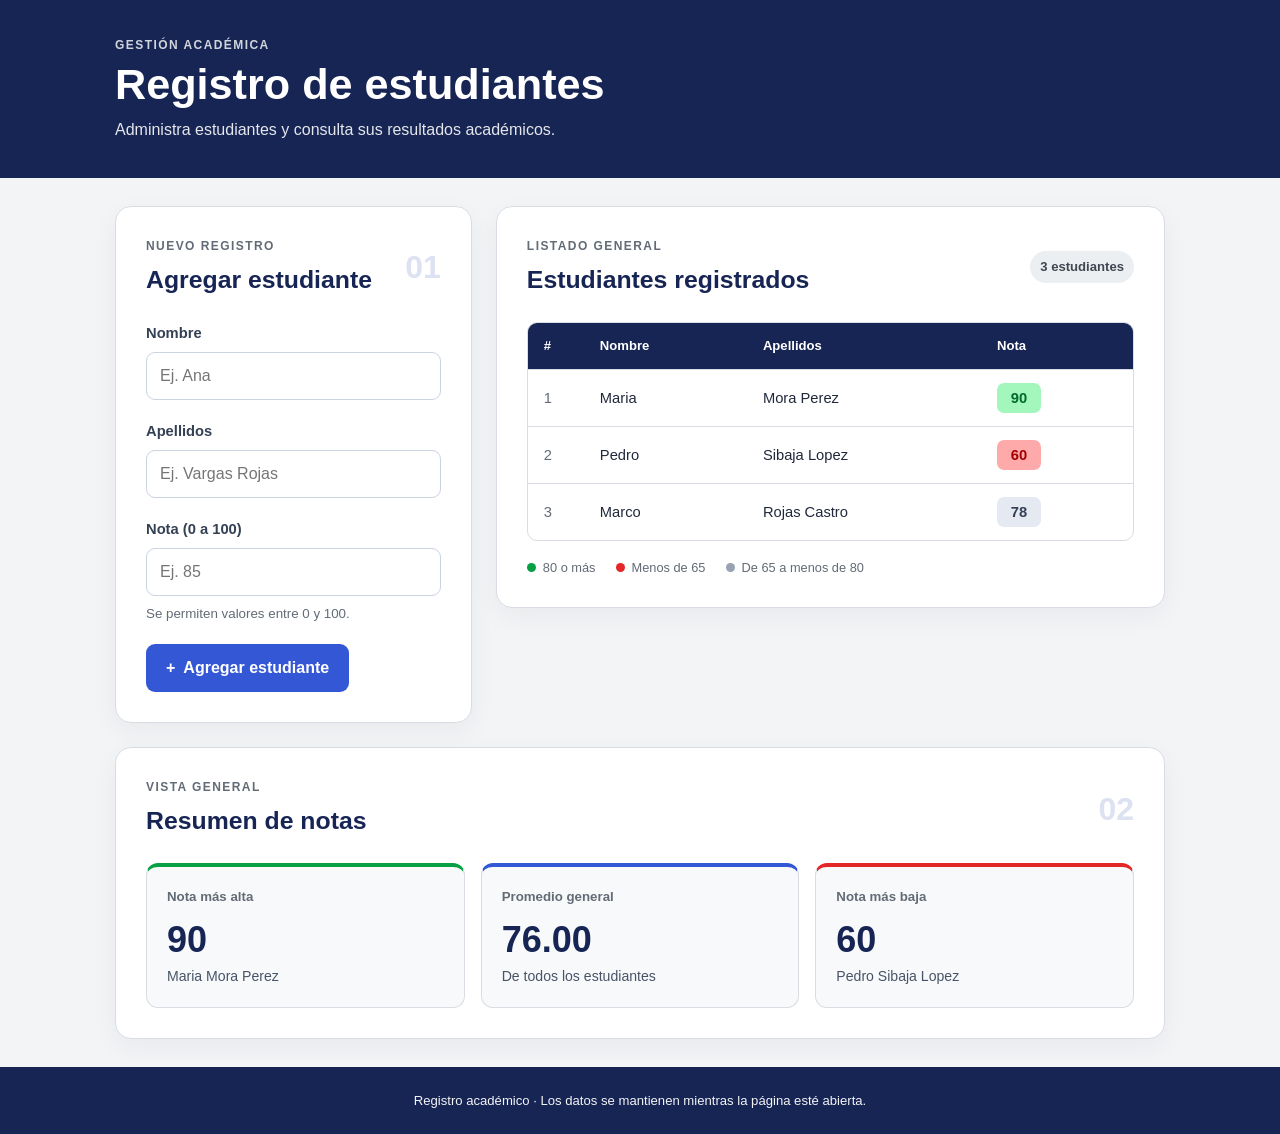
<file: CasoEstudio1-MarcoRojasTrejos/index.html>
<!doctype html>
<html lang="es">
  <head>
    <meta charset="UTF-8" />
    <meta name="viewport" content="width=device-width, initial-scale=1.0" />
    <meta
      name="description"
      content="Registro de estudiantes y resumen dinámico de notas."
    />
    <title>Registro de estudiantes</title>
    <link rel="stylesheet" href="styles.css" />
    <script src="script.js" defer></script>
  </head>
  <body>
    <header class="site-header">
      <div class="header-content">
        <p class="eyebrow">Gestión académica</p>
        <h1>Registro de estudiantes</h1>
        <p class="subtitle">
          Administra estudiantes y consulta sus resultados académicos.
        </p>
      </div>
    </header>

    <main class="container">
      <section class="panel" aria-labelledby="form-title">
        <div class="section-heading">
          <div>
            <p class="eyebrow">Nuevo registro</p>
            <h2 id="form-title">Agregar estudiante</h2>
          </div>
          <span class="section-number" aria-hidden="true">01</span>
        </div>

        <form id="student-form" novalidate>
          <div class="form-grid">
            <div class="form-field">
              <label for="first-name">Nombre</label>
              <input
                type="text"
                id="first-name"
                name="firstName"
                placeholder="Ej. Ana"
                autocomplete="given-name"
                aria-describedby="form-error"
                required
              />
            </div>

            <div class="form-field">
              <label for="last-name">Apellidos</label>
              <input
                type="text"
                id="last-name"
                name="lastName"
                placeholder="Ej. Vargas Rojas"
                autocomplete="family-name"
                aria-describedby="form-error"
                required
              />
            </div>

            <div class="form-field">
              <label for="grade">Nota (0 a 100)</label>
              <input
                type="number"
                id="grade"
                name="grade"
                placeholder="Ej. 85"
                min="0"
                max="100"
                step="any"
                inputmode="decimal"
                aria-describedby="grade-help form-error"
                required
              />
              <small id="grade-help">Se permiten valores entre 0 y 100.</small>
            </div>
          </div>

          <div
            id="form-error"
            class="message error-message"
            role="alert"
            aria-live="polite"
            hidden
          ></div>
          <div
            id="form-success"
            class="message success-message"
            role="status"
            aria-live="polite"
            hidden
          ></div>

          <button class="primary-button" type="submit">
            <span aria-hidden="true">+</span> Agregar estudiante
          </button>
        </form>
      </section>

      <section class="panel" aria-labelledby="table-title">
        <div class="section-heading">
          <div>
            <p class="eyebrow">Listado general</p>
            <h2 id="table-title">Estudiantes registrados</h2>
          </div>
          <span class="count-badge" id="student-count">3 estudiantes</span>
        </div>

        <div class="table-wrapper">
          <table>
            <caption class="visually-hidden">
              Lista de estudiantes y sus notas
            </caption>
            <thead>
              <tr>
                <th scope="col">#</th>
                <th scope="col">Nombre</th>
                <th scope="col">Apellidos</th>
                <th scope="col">Nota</th>
              </tr>
            </thead>
            <tbody id="student-table-body">
              <!-- Las filas se generan con JavaScript. -->
            </tbody>
          </table>
        </div>

        <div class="legend" aria-label="Leyenda de colores">
          <span
            ><span class="legend-dot high-dot" aria-hidden="true"></span> 80 o
            más</span
          >
          <span
            ><span class="legend-dot low-dot" aria-hidden="true"></span> Menos
            de 65</span
          >
          <span
            ><span class="legend-dot regular-dot" aria-hidden="true"></span> De
            65 a menos de 80</span
          >
        </div>
      </section>

      <section class="panel summary-panel" aria-labelledby="summary-title">
        <div class="section-heading">
          <div>
            <p class="eyebrow">Vista general</p>
            <h2 id="summary-title">Resumen de notas</h2>
          </div>
          <span class="section-number" aria-hidden="true">02</span>
        </div>

        <div class="summary-grid" aria-live="polite" aria-atomic="true">
          <article class="summary-card highest-card">
            <p class="summary-label">Nota más alta</p>
            <p class="summary-value" id="highest-grade">90</p>
            <p class="summary-detail" id="highest-student">Maria Mora Perez</p>
          </article>

          <article class="summary-card average-card">
            <p class="summary-label">Promedio general</p>
            <p class="summary-value" id="average-grade">76.00</p>
            <p class="summary-detail">De todos los estudiantes</p>
          </article>

          <article class="summary-card lowest-card">
            <p class="summary-label">Nota más baja</p>
            <p class="summary-value" id="lowest-grade">60</p>
            <p class="summary-detail" id="lowest-student">Pedro Sibaja Lopez</p>
          </article>
        </div>
      </section>
    </main>
    <footer class="page-footer">
      <p>
        Registro académico · Los datos se mantienen mientras la página esté
        abierta.
      </p>
    </footer>
  </body>
</html>
</file>
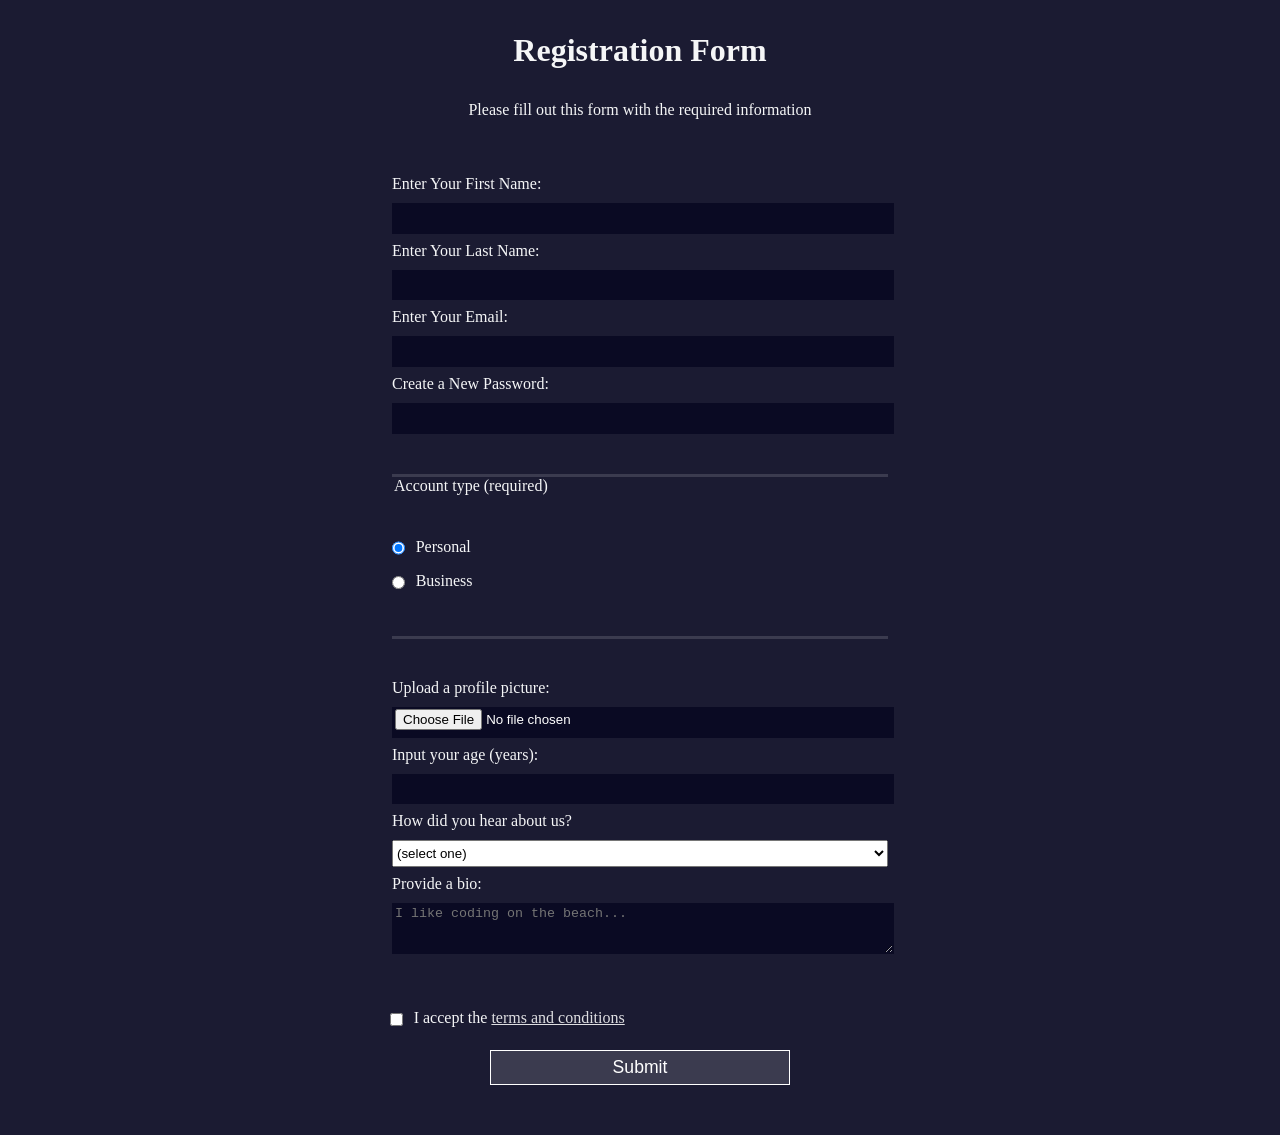
<file: practica-programada-1/primera-parte/index.html>
<!DOCTYPE html>
<html lang="en">
  <head>
    <meta charset="UTF-8">
    <title>Registration Form</title>
    <link rel="stylesheet" href="styles.css" />
  </head>
  <body>
    <h1>Registration Form</h1>
    <p>Please fill out this form with the required information</p>
    <form method="post" action='https://register-demo.freecodecamp.org'>
      <fieldset>
        <label for="first-name">Enter Your First Name: <input id="first-name" name="first-name" type="text" required /></label>
        <label for="last-name">Enter Your Last Name: <input id="last-name" name="last-name" type="text" required /></label>
        <label for="email">Enter Your Email: <input id="email" name="email" type="email" required /></label>
        <label for="new-password">Create a New Password: <input id="new-password" name="new-password" type="password" pattern="[a-z0-5]{8,}" required /></label>
      </fieldset>
      <fieldset>
        <legend>Account type (required)</legend>
        <label for="personal-account"><input id="personal-account" type="radio" name="account-type" class="inline" checked /> Personal</label>
        <label for="business-account"><input id="business-account" type="radio" name="account-type" class="inline" /> Business</label>
      </fieldset>
      <fieldset>
        <label for="profile-picture">Upload a profile picture: <input id="profile-picture" type="file" name="file" /></label>
        <label for="age">Input your age (years): <input id="age" type="number" name="age" min="13" max="120" /></label>
        <label for="referrer">How did you hear about us?
          <select id="referrer" name="referrer">
            <option value="">(select one)</option>
            <option value="1">freeCodeCamp News</option>
            <option value="2">freeCodeCamp YouTube Channel</option>
            <option value="3">freeCodeCamp Forum</option>
            <option value="4">Other</option>
          </select>
        </label>
        <label for="bio">Provide a bio:
          <textarea id="bio" name="bio" rows="3" cols="30" placeholder="I like coding on the beach..."></textarea>
        </label>
      </fieldset>
      <label for="terms-and-conditions">
        <input class="inline" id="terms-and-conditions" type="checkbox" required name="terms-and-conditions" /> I accept the <a href="https://www.freecodecamp.org/news/terms-of-service/">terms and conditions</a>
      </label>
      <input type="submit" value="Submit" />
    </form>
  </body>
</html>
</file>
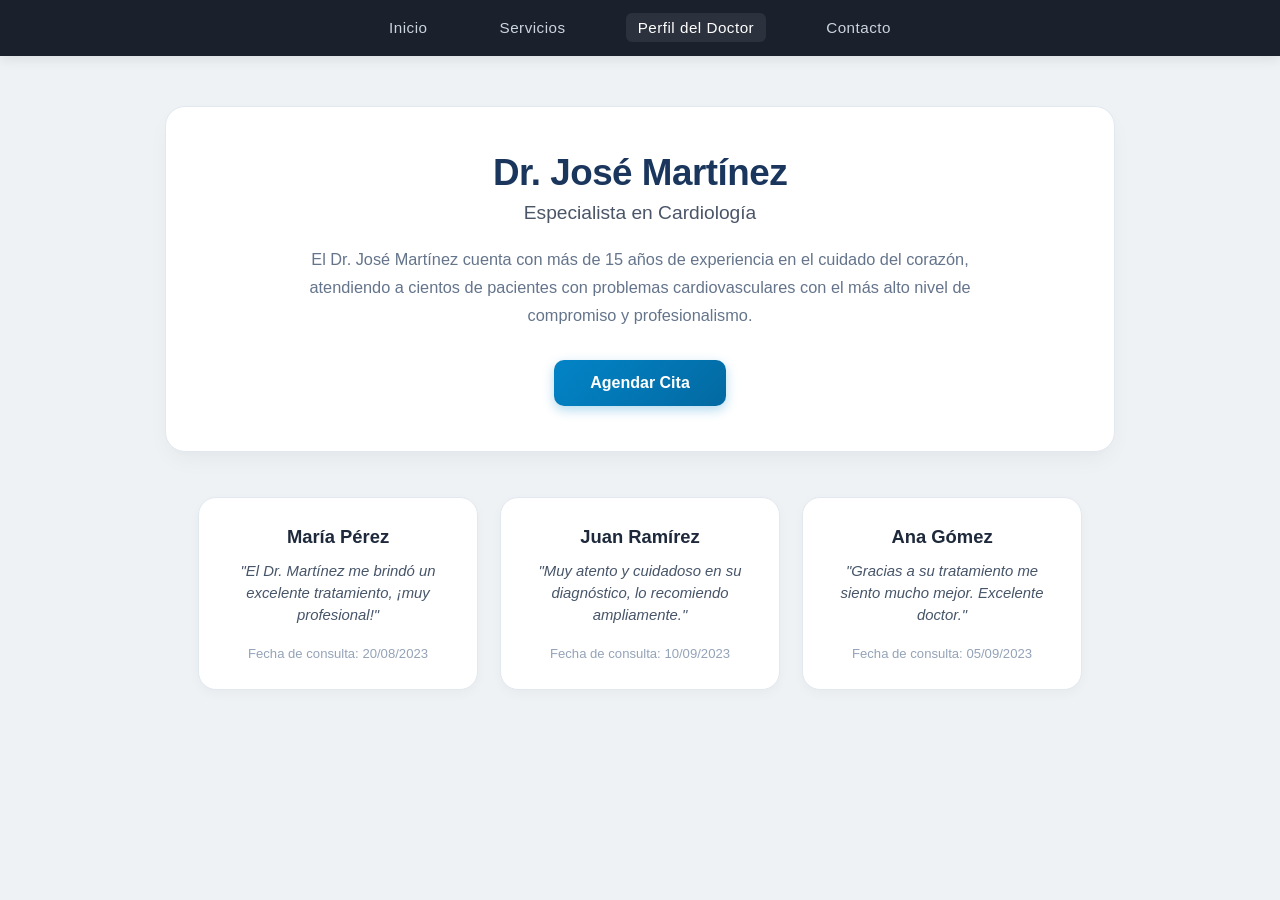
<file: practica-programada-1/segunda-parte/index.html>
<!DOCTYPE html>
<html lang="es">
<head>
    <meta charset="UTF-8">
    <meta name="viewport" content="width=device-width, initial-scale=1.0">
    <title>Perfil del Doctor - WebTech Solutions</title>
    <link rel="stylesheet" href="styles.css">
</head>
<body>

    <!-- Barra de Navegación -->
    <header>
        <nav class="navbar">
            <ul>
                <li><a href="#">Inicio</a></li>
                <li><a href="#">Servicios</a></li>
                <li><a href="#" class="active">Perfil del Doctor</a></li>
                <li><a href="#">Contacto</a></li>
            </ul>
        </nav>
    </header>

    <main class="container">
        <!-- Sección Perfil del Doctor -->
        <section class="doctor-profile">
            <h1 class="doctor-name">Dr. José Martínez</h1>
            <h2 class="doctor-specialty">Especialista en Cardiología</h2>
            <p id="doctor-description">
                El Dr. José Martínez cuenta con más de 15 años de experiencia en el cuidado del corazón, 
                atendiendo a cientos de pacientes con problemas cardiovasculares con el más alto nivel de compromiso y profesionalismo.
            </p>
            <button class="btn-appointment">Agendar Cita</button>
        </section>

        <!-- Sección de Comentarios de Pacientes -->
        <section class="reviews-section">
            <div class="reviews-container">
                <article class="review-card">
                    <h3>María Pérez</h3>
                    <p class="comment">"El Dr. Martínez me brindó un excelente tratamiento, ¡muy profesional!"</p>
                    <span class="review-date">Fecha de consulta: 20/08/2023</span>
                </article>

                <article class="review-card">
                    <h3>Juan Ramírez</h3>
                    <p class="comment">"Muy atento y cuidadoso en su diagnóstico, lo recomiendo ampliamente."</p>
                    <span class="review-date">Fecha de consulta: 10/09/2023</span>
                </article>

                <article class="review-card">
                    <h3>Ana Gómez</h3>
                    <p class="comment">"Gracias a su tratamiento me siento mucho mejor. Excelente doctor."</p>
                    <span class="review-date">Fecha de consulta: 05/09/2023</span>
                </article>
            </div>
        </section>
    </main>

</body>
</html>
</file>
<file: CasoEstudio1-MarcoRojasTrejos/styles.css>
:root {
  font-family: Arial, Helvetica, sans-serif;
  color: #20283a;
  background: #f3f4f6;
  --navy: #172554;
  --blue: #3457d5;
  --border: #d9dde3;
  --green: #087a3e;
  --green-bg: #c9f7d8;
  --red: #c62828;
  --red-bg: #ffcccc;
  --muted: #626b76;
}

* {
  box-sizing: border-box;
}

body {
  margin: 0;
  min-width: 320px;
  line-height: 1.5;
}

h1,
h2,
p {
  margin-top: 0;
}

.site-header {
  padding: 36px 24px;
  color: white;
  background: var(--navy);
}

.header-content,
.container {
  width: min(100% - 32px, 1050px);
  margin-inline: auto;
}

.eyebrow {
  margin-bottom: 6px;
  color: var(--muted);
  font-size: 0.75rem;
  font-weight: 800;
  letter-spacing: 0.12em;
  text-transform: uppercase;
}

.site-header .eyebrow {
  color: #d1d5db;
}

h1 {
  margin-bottom: 8px;
  font-size: clamp(1.9rem, 4vw, 2.7rem);
  line-height: 1.15;
}

.subtitle {
  max-width: 620px;
  margin-bottom: 0;
  color: #e5e7eb;
}

.container {
  display: grid;
  gap: 24px;
  margin-top: 28px;
  padding-bottom: 28px;
}

.panel {
  min-width: 0;
  padding: clamp(20px, 4vw, 30px);
  background: white;
  border: 1px solid var(--border);
  border-radius: 16px;
  box-shadow: 0 8px 26px #18233f0d;
}

.section-heading {
  display: flex;
  align-items: center;
  justify-content: space-between;
  gap: 16px;
  margin-bottom: 24px;
}

.section-heading h2 {
  margin-bottom: 0;
  color: var(--navy);
  font-size: clamp(1.25rem, 3vw, 1.55rem);
}

.section-number {
  color: #dce2f1;
  font-size: 2rem;
  font-weight: 800;
}

.form-grid {
  display: grid;
  grid-template-columns: repeat(2, minmax(0, 1fr));
  gap: 20px;
}

.form-field {
  display: flex;
  min-width: 0;
  flex-direction: column;
  gap: 8px;
}

.form-field:last-child {
  grid-column: 1 / -1;
}

label {
  color: #344054;
  font-size: 0.92rem;
  font-weight: 700;
}

input {
  width: 100%;
  min-height: 46px;
  padding: 11px 13px;
  color: #20283a;
  background: white;
  border: 1px solid #cbd3e1;
  border-radius: 9px;
  font: inherit;
}

input:focus {
  outline: none;
  border-color: var(--blue);
  box-shadow: 0 0 0 3px #3457d522;
}

input[aria-invalid="true"] {
  border-color: var(--red);
}

.form-field small,
.table-note {
  color: var(--muted);
}

.primary-button {
  display: inline-flex;
  align-items: center;
  justify-content: center;
  gap: 8px;
  min-height: 46px;
  margin-top: 20px;
  padding: 12px 20px;
  color: white;
  background: var(--blue);
  border: 0;
  border-radius: 9px;
  font: inherit;
  font-weight: 700;
  cursor: pointer;
}

.primary-button:hover {
  background: #263fa8;
}

.primary-button:focus-visible {
  outline: 3px solid #a8b7ff;
  outline-offset: 3px;
}

.message {
  margin-top: 16px;
  padding: 11px 13px;
  border-radius: 8px;
  font-size: 0.92rem;
}

.error-message {
  color: #a31313;
  background: #ffcccc;
  border: 1px solid #f29b9b;
}

.success-message {
  color: #086331;
  background: #c9f7d8;
  border: 1px solid #8ee3aa;
}

.table-note {
  margin: -10px 0 16px;
  font-size: 0.9rem;
}

.count-badge {
  flex-shrink: 0;
  padding: 6px 10px;
  color: #3f4852;
  background: #eceff2;
  border-radius: 999px;
  font-size: 0.82rem;
  font-weight: 700;
}

.table-wrapper {
  width: 100%;
  overflow-x: auto;
  border: 1px solid var(--border);
  border-radius: 10px;
}

table {
  width: 100%;
  border-collapse: collapse;
  text-align: left;
}

thead {
  color: white;
  background: var(--navy);
}

th,
td {
  padding: 13px 16px;
  border-bottom: 1px solid var(--border);
}

th {
  font-size: 0.82rem;
}
td {
  font-size: 0.92rem;
}
td:first-child {
  width: 56px;
  color: var(--muted);
}
tbody tr:last-child td {
  border-bottom: 0;
}
tbody tr:hover {
  background: #f1f3f5;
}

.grade {
  display: inline-block;
  min-width: 44px;
  padding: 4px 9px;
  border-radius: 7px;
  text-align: center;
  font-weight: 800;
}

.grade-high {
  color: #006b2e;
  background: #a3f7bd;
}

.grade-low {
  color: #a40000;
  background: #ffaaaa;
}

.grade-regular {
  color: #344054;
  background: #e5eaf2;
}

.legend {
  display: flex;
  flex-wrap: wrap;
  gap: 12px 20px;
  margin-top: 17px;
  color: var(--muted);
  font-size: 0.8rem;
}

.legend span {
  display: inline-flex;
  align-items: center;
  gap: 7px;
}

.legend-dot {
  width: 9px;
  height: 9px;
  border-radius: 50%;
}

.high-dot {
  background: #08a045;
}
.low-dot {
  background: #e32626;
}
.regular-dot {
  background: #98a2b3;
}

.summary-grid {
  display: grid;
  grid-template-columns: repeat(3, minmax(0, 1fr));
  gap: 16px;
}

.summary-card {
  min-width: 0;
  padding: 20px;
  background: #f8f9fa;
  border: 1px solid var(--border);
  border-top: 4px solid #9aa8c7;
  border-radius: 12px;
}

.highest-card {
  border-top-color: #08a045;
}
.average-card {
  border-top-color: var(--blue);
}
.lowest-card {
  border-top-color: #e32626;
}

.summary-label {
  margin-bottom: 12px;
  color: var(--muted);
  font-size: 0.83rem;
  font-weight: 700;
}

.summary-value {
  margin-bottom: 5px;
  color: var(--navy);
  font-size: clamp(1.7rem, 4vw, 2.25rem);
  font-weight: 800;
  line-height: 1.15;
}

.summary-detail {
  margin-bottom: 0;
  overflow-wrap: anywhere;
  color: #475467;
  font-size: 0.88rem;
}

.page-footer {
  width: 100%;
  margin: 0;
  padding: 24px 16px;
  color: #f3f4f6;
  background: var(--navy);
  border-radius: 0;
  font-size: 0.82rem;
  text-align: center;
}

.page-footer p {
  margin-bottom: 0;
}

.visually-hidden {
  position: absolute;
  width: 1px;
  height: 1px;
  overflow: hidden;
  clip: rect(0, 0, 0, 0);
  clip-path: inset(50%);
  white-space: nowrap;
}

@media (max-width: 650px) {
  .site-header {
    padding: 30px 0;
  }
  .container {
    margin-top: 22px;
  }
  .form-grid,
  .summary-grid {
    grid-template-columns: 1fr;
  }
  .form-field:last-child {
    grid-column: auto;
  }
  .summary-card {
    padding: 17px;
  }
  th,
  td {
    padding: 12px 10px;
    font-size: 0.83rem;
  }
  .section-heading {
    align-items: flex-start;
  }
  .count-badge {
    font-size: 0.74rem;
  }
}

@media (prefers-reduced-motion: reduce) {
  *,
  *::before,
  *::after {
    scroll-behavior: auto !important;
    transition: none !important;
    animation: none !important;
  }
}

.container {
  display: grid;
  grid-template-columns: minmax(280px, 0.8fr) minmax(0, 1.5fr);
  align-items: start;
  gap: 24px;
}

.form-grid {
  grid-template-columns: 1fr;
}

.form-field:last-child {
  grid-column: auto;
}

.summary-panel {
  grid-column: 1 / -1;
}

@media (max-width: 750px) {
  .container {
    grid-template-columns: 1fr;
  }

  .summary-panel {
    grid-column: auto;
  }

  .form-grid {
    grid-template-columns: 1fr;
  }
}
</file>
<file: practica-programada-1/primera-parte/styles.css>
body {
  width: 100%;
  height: 100vh;
  margin: 0;
  background-color: #1b1b32;
  color: #f5f6f7;
  font-family: Tahoma;
  font-size: 16px;
}

h1, p {
  margin: 1em auto;
  text-align: center;
}

form {
  width: 60vw;
  max-width: 500px;
  min-width: 300px;
  margin: 0 auto;
  padding-bottom: 2em;
}

fieldset {
  border: none;
  padding: 2rem 0;
  border-bottom: 3px solid #3b3b4f;
}

fieldset:last-of-type {
  border-bottom: none;
}

label {
  display: block;
  margin: 0.5rem 0;
}

input,
textarea,
select {
  margin: 10px 0 0 0;
  width: 100%;
  min-height: 2em;
}

input, textarea {
  background-color: #0a0a23;
  border: 1px solid #0a0a23;
  color: #ffffff;
}

.inline {
  width: unset;
  margin: 0 0.5em 0 0;
  vertical-align: middle;
}

input[type="submit"] {
  display: block;
  width: 60%;
  margin: 1em auto;
  height: 2em;
  font-size: 1.1rem;
  background-color: #3b3b4f;
  border-color: white;
  min-width: 300px;
}

input[type="file"] {
  padding: 1px 2px;
}

a {
  color: #dfdfe2;
}
</file>
<file: practica-programada-1/segunda-parte/styles.css>
/* Reseteo básico de márgenes */
* {
    margin: 0;
    padding: 0;
    box-sizing: border-box;
    font-family: 'Inter', 'Segoe UI', -apple-system, BlinkMacSystemFont, sans-serif;
}

/* Fondo grisáceo neutro profesional */
body {
    background-color: #eef2f5;
    color: #2d3748;
    display: flex;
    flex-direction: column;
    align-items: center;
    min-height: 100vh;
}

/* Barra de Navegación */
header {
    width: 100%;
    background-color: #1a202c; /* Gris oscuro / Antracita elegante */
    box-shadow: 0 4px 12px rgba(0, 0, 0, 0.08);
}

.navbar ul {
    display: flex;
    justify-content: center;
    gap: 3rem;
    align-items: center;
    list-style: none;
    max-width: 1100px;
    margin: 0 auto;
    padding: 1.2rem 1rem;
}

.navbar a {
    color: #cbd5e0;
    text-decoration: none;
    font-weight: 500;
    font-size: 0.95rem;
    letter-spacing: 0.5px;
    transition: all 0.3s ease;
    padding: 6px 12px;
    border-radius: 6px;
}

/* Hover y estado activo de enlaces */
.navbar a:hover,
.navbar a.active {
    color: #ffffff;
    background-color: rgba(255, 255, 255, 0.08);
}

/* Contenedor Principal */
.container {
    width: 90%;
    max-width: 950px;
    margin: 50px auto;
    display: flex;
    flex-direction: column;
    gap: 45px;
}

/* Tarjeta del Perfil del Doctor */
.doctor-profile {
    background-color: #ffffff;
    padding: 45px 35px;
    border-radius: 20px;
    text-align: center;
    box-shadow: 0 10px 25px -5px rgba(0, 0, 0, 0.05), 0 8px 10px -6px rgba(0, 0, 0, 0.01);
    border: 1px solid #e2e8f0;
    position: relative;
}

/* Etiqueta / Badge flotante opcional */
.badge {
    display: inline-block;
    background-color: #e0f2fe;
    color: #0369a1;
    font-size: 0.78rem;
    font-weight: 600;
    text-transform: uppercase;
    letter-spacing: 1px;
    padding: 6px 14px;
    border-radius: 20px;
    margin-bottom: 15px;
}

/* Nombre del Doctor en azul marino institucional */
.doctor-name {
    color: #1b365d;
    font-size: 2.3rem;
    font-weight: 700;
    margin-bottom: 8px;
    letter-spacing: -0.5px;
}

/* Especialidad */
.doctor-specialty {
    color: #4a5568;
    font-size: 1.2rem;
    font-weight: 500;
    margin-bottom: 22px;
}

/* ID de la Descripción */
#doctor-description {
    color: #64748b;
    font-size: 1.02rem;
    line-height: 1.7;
    max-width: 680px;
    margin: 0 auto 30px auto;
}

/* Botón de Cita Personalizado */
.btn-appointment {
    background: linear-gradient(135deg, #0284c7 0%, #0369a1 100%);
    color: #ffffff;
    border: none;
    padding: 14px 36px;
    font-size: 1rem;
    font-weight: 600;
    border-radius: 10px;
    cursor: pointer;
    box-shadow: 0 4px 12px rgba(2, 132, 199, 0.3);
    transition: all 0.3s ease;
}

.btn-appointment:hover {
    background: linear-gradient(135deg, #0369a1 0%, #075985 100%);
    box-shadow: 0 6px 18px rgba(2, 132, 199, 0.45);
    transform: translateY(-2px);
}

.btn-appointment:active {
    transform: translateY(0);
}

/* Sección de Comentarios */
.reviews-section {
    width: 100%;
}

.reviews-title {
    text-align: center;
    font-size: 1.3rem;
    color: #334155;
    margin-bottom: 25px;
    font-weight: 600;
}

.reviews-container {
    display: flex;
    flex-wrap: wrap;
    justify-content: center;
    gap: 22px;
}

/* Tarjetas de Comentarios */
.review-card {
    background-color: #ffffff;
    border: 1px solid #e2e8f0;
    border-radius: 18px;
    padding: 28px;
    width: 280px;
    text-align: center;
    box-shadow: 0 4px 12px rgba(0, 0, 0, 0.03);
    display: flex;
    flex-direction: column;
    justify-content: space-between;
    transition: transform 0.3s ease, box-shadow 0.3s ease;
}

.review-card:hover {
    transform: translateY(-4px);
    box-shadow: 0 8px 20px rgba(0, 0, 0, 0.06);
}

.review-card h3 {
    color: #1e293b;
    margin-bottom: 12px;
    font-size: 1.15rem;
    font-weight: 600;
}

.review-card .comment {
    color: #475569;
    font-size: 0.93rem;
    font-style: italic;
    margin-bottom: 20px;
    line-height: 1.5;
}

.review-card .review-date {
    color: #94a3b8;
    font-size: 0.82rem;
    font-weight: 500;
}
</file>
